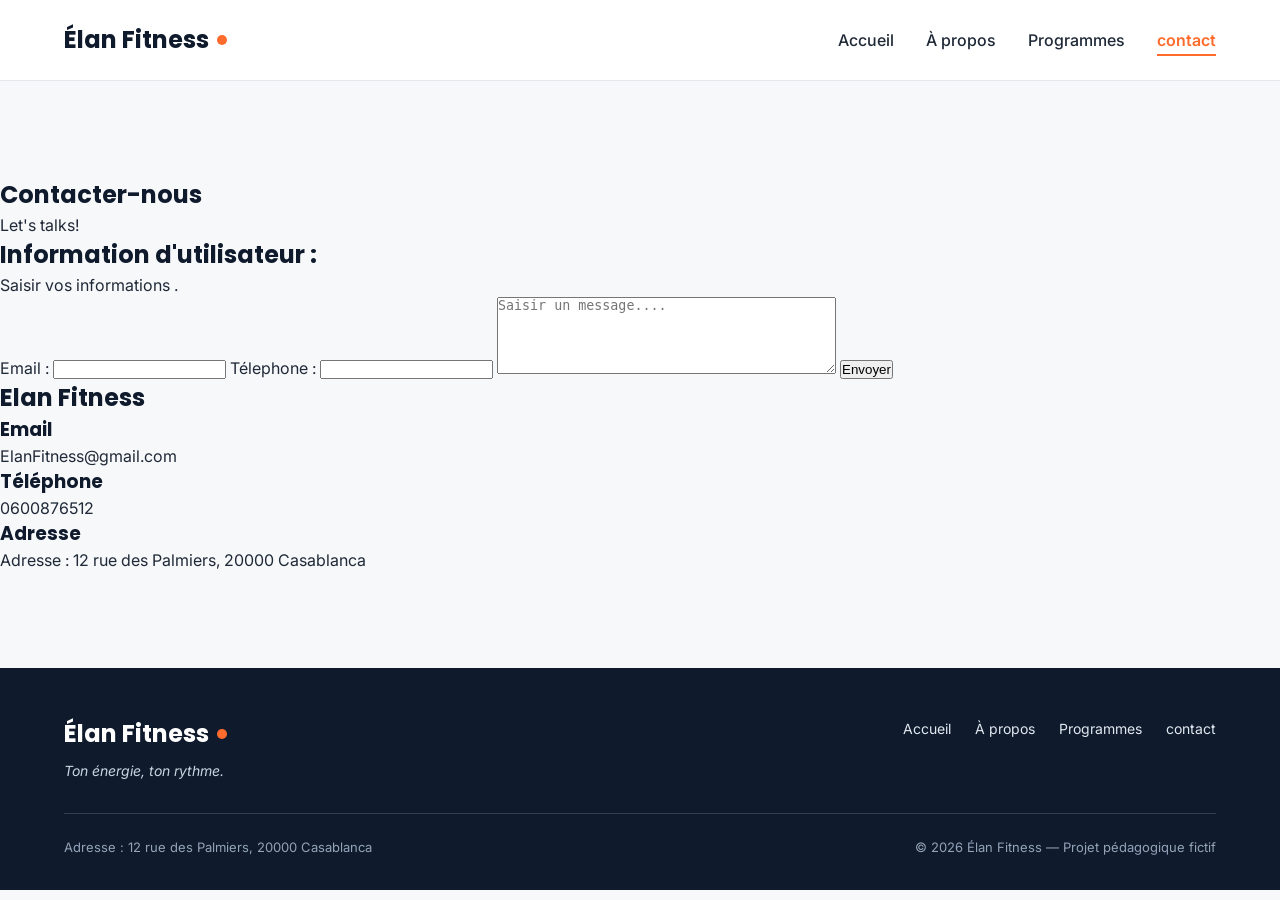
<file: contact-us.html>
<!DOCTYPE html>
<html lang="fr">
<head>
  <meta charset="UTF-8">
  <meta name="viewport" content="width=device-width, initial-scale=1">
  <meta name="description" content="Élan Fitness, salle de sport à Casablanca : musculation, yoga, cardio et boxe fitness avec des coachs diplômés. Réservez votre cours d'essai gratuit.">
  <title>Élan Fitness | Salle de sport à Casablanca</title>

  <!-- Polices Google : Poppins (titres) et Inter (textes) -->
  <link rel="preconnect" href="https://fonts.googleapis.com">
  <link rel="preconnect" href="https://fonts.gstatic.com" crossorigin>
  <link href="https://fonts.googleapis.com/css2?family=Inter:wght@400;500;600&family=Poppins:wght@600;700;800&display=swap" rel="stylesheet">

  <!-- Notre feuille de style -->
  <link rel="stylesheet" href="style.css">
</head>

<body>

  <!-- =========================================================
       EN-TÊTE : logo + menu (le même sur toutes les pages)
       ========================================================= -->
  <header class="en-tete">
    <div class="conteneur en-tete-contenu">
      <a href="index.html" class="logo">Élan Fitness</a>

      <nav aria-label="Navigation principale">
        <ul class="menu">
          <li><a href="index.html" >Accueil</a></li>
          <li><a href="a-propos.html">À propos</a></li>
          <li><a href="programmes.html">Programmes</a></li>
          <li><a href="contact-us.html" class="lien-actif">contact</a></li>
        </ul>
      </nav>
    </div>
  </header>

  <main>

<!-- ================== PAGE3 CONTACTER NOUS =========================  -->
<section id="contact" class="section">
<div class="cnt">
    <div class="cont">
        <h1>Contacter-nous</h1>
        <p>Let's talks!</p>
    </div>
    <div class="infos-ut">
        <h2>Information d'utilisateur : </h2>
        <p>Saisir vos informations .</p>
        <label for="email">Email :</label>
        <input type="email" id="email" required>
        <label for="tel">Télephone :</label>
        <input type="tel" id="tel" required>
        <textarea id="mssg" name="mssg" rows="5" cols="40" placeholder="Saisir un message...." required></textarea>
        <button type="submit">Envoyer</button>
    </div>
    <div class="nos-infos">
        <h2>Elan Fitness</h2>

        <h3>Email </h3> 
        <p>ElanFitness@gmail.com</p>

        <h3>Téléphone </h3>
        <p>0600876512</p>

        <h3>Adresse</h3>
        <p>Adresse : 12 rue des Palmiers, 20000 Casablanca</p>
    </div>
</div>
</section>

     <!-- =========================================================
       PIED DE PAGE (le même sur toutes les pages)
       ========================================================= -->
  <footer class="pied-de-page">
    <div class="conteneur">

      <div class="pied-haut">
        <div>
          <p class="logo logo-clair">Élan Fitness</p>
          <p class="slogan">Ton énergie, ton rythme.</p>
        </div>

        <nav aria-label="Navigation du pied de page">
          <ul class="menu menu-pied">
            <li><a href="index.html" >Accueil</a></li>
            <li><a href="a-propos.html">À propos</a></li>
            <li><a href="programmes.html">Programmes</a></li>
             <li><a href="contact-us.html">contact</a></li>
          </ul>
        </nav>
      </div>

      <div class="pied-bas">
        <p>Adresse : 12 rue des Palmiers, 20000 Casablanca</p>
        <p>&copy; 2026 Élan Fitness — Projet pédagogique fictif</p>
      </div>

    </div>
  </footer>

</body>
</html>
</file>
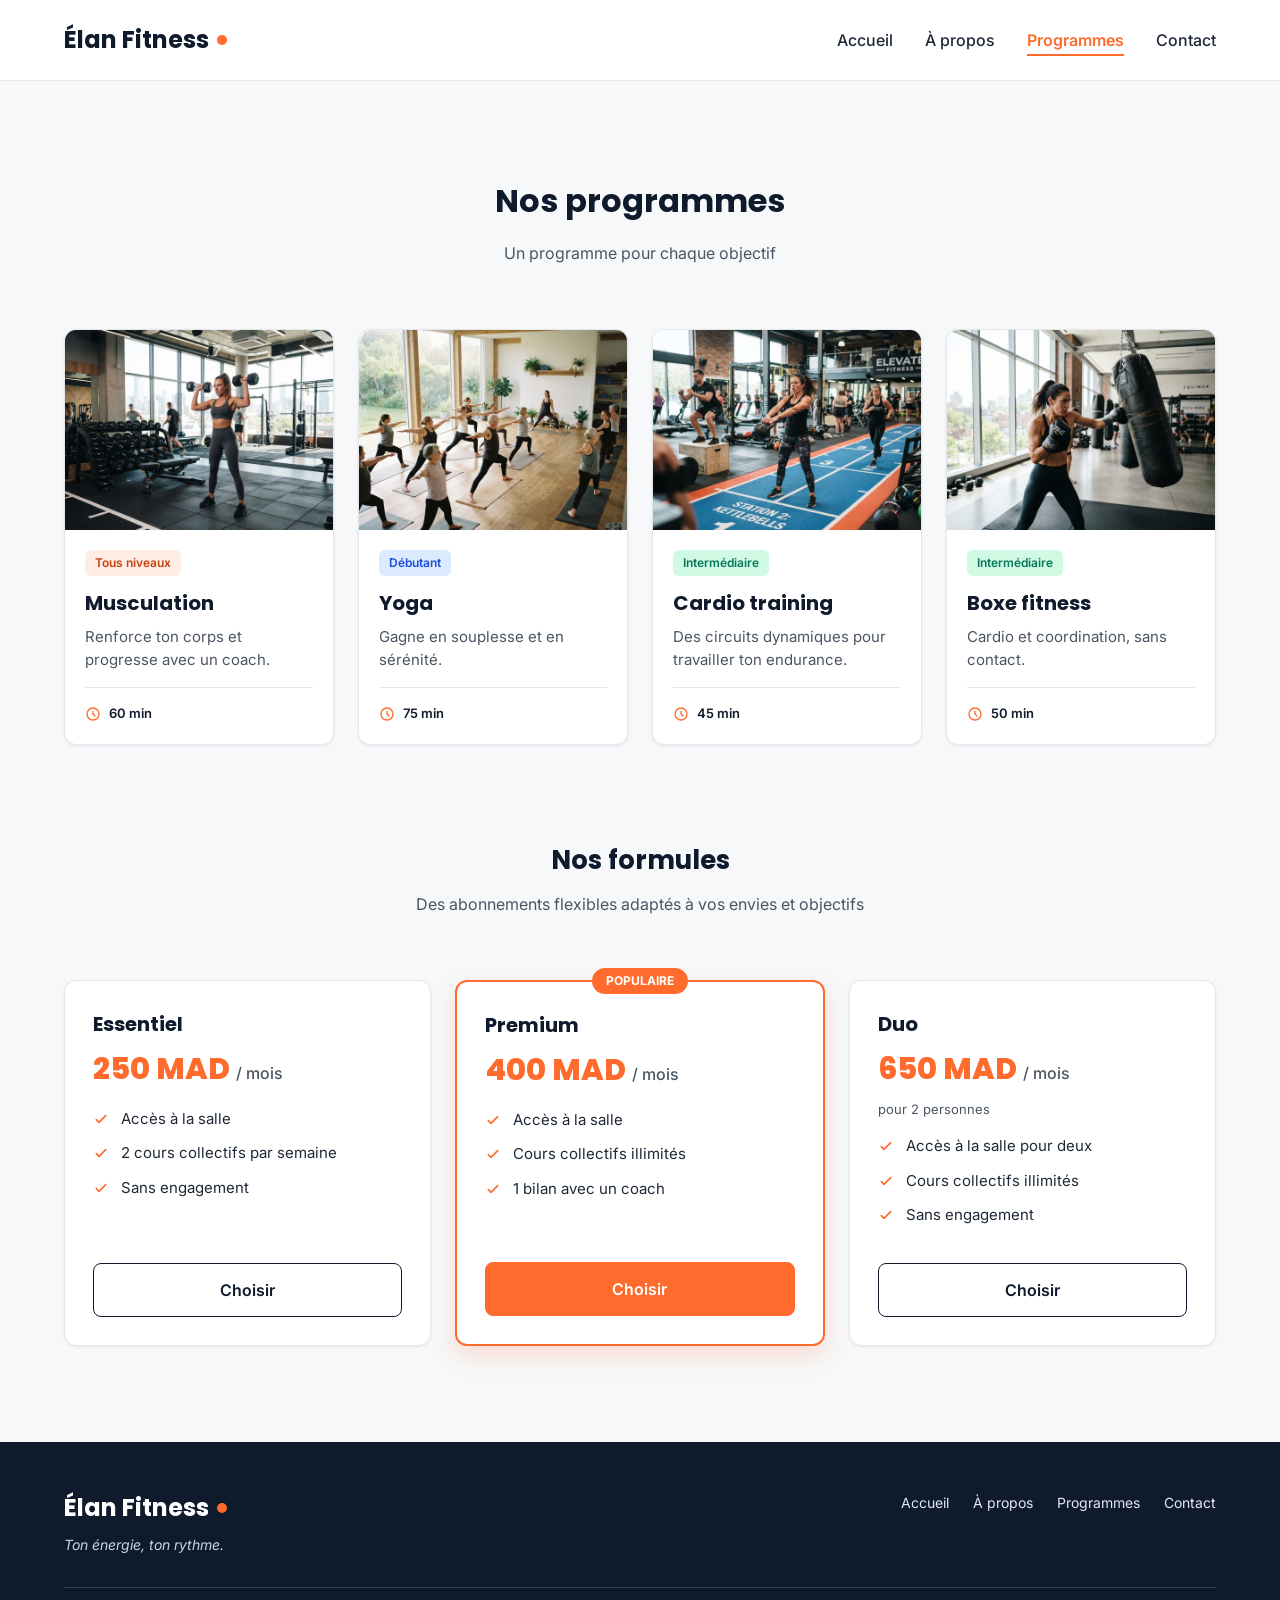
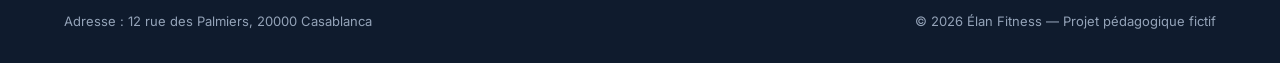
<file: programmes.html>
<!DOCTYPE html>
<html lang="fr">

<head>
    <meta charset="UTF-8">
    <meta name="viewport" content="width=device-width, initial-scale=1">
    <meta name="description"
        content="Élan Fitness, salle de sport à Casablanca : musculation, yoga, cardio et boxe fitness avec des coachs diplômés. Réservez votre cours d'essai gratuit.">
    <title>Élan Fitness | Salle de sport à Casablanca</title>

    <link rel="preconnect" href="https://fonts.googleapis.com">
    <link rel="preconnect" href="https://fonts.gstatic.com" crossorigin>
    <link
        href="https://fonts.googleapis.com/css2?family=Inter:wght@400;500;600&family=Poppins:wght@600;700;800&display=swap"
        rel="stylesheet">

    <link rel="stylesheet" href="style.css">
</head>

<body>

    <header class="en-tete">
        <div class="conteneur en-tete-contenu">
            <a href="index.html" class="logo">Élan Fitness</a>

            <nav aria-label="Navigation principale">
                <ul class="menu">
                    <li><a href="index.html">Accueil</a></li>
                    <li><a href="about.html">À propos</a></li>
                    <li><a href="programmes.html" class="lien-actif">Programmes</a></li>
                    <li><a href="contact.html">Contact</a></li>
                </ul>
            </nav>
        </div>
    </header>

    <main>

    <section id="programmes" class="section">
        <div class="conteneur">
    
            <div class="section-titre">
                <h2>Nos programmes</h2>
                <p>Un programme pour chaque objectif</p>
            </div>
    
            <div class="cartes">
    
                <article class="carte carte-programme">
                    <img src="img/musculation.jpg" alt="Une sportive soulève des haltères dans l'espace musculation">
                    <div class="programme-corps">
                        <span class="etiquette etiquette-orange">Tous niveaux</span>
                        <h3>Musculation</h3>
                        <p>Renforce ton corps et progresse avec un coach.</p>
                        <p class="duree"><img src="img/icone-duree.svg" alt="">60 min</p>
                    </div>
                </article>
    
                <article class="carte carte-programme">
                    <img src="img/yoga.jpg" alt="Un groupe pratique le yoga sur des tapis dans une salle lumineuse">
                    <div class="programme-corps">
                        <span class="etiquette etiquette-bleue">Débutant</span>
                        <h3>Yoga</h3>
                        <p>Gagne en souplesse et en sérénité.</p>
                        <p class="duree"><img src="img/icone-duree.svg" alt="">75 min</p>
                    </div>
                </article>
    
                <article class="carte carte-programme">
                    <img src="img/cardio.jpg" alt="Des sportifs suivent un circuit de cardio training avec des kettlebells">
                    <div class="programme-corps">
                        <span class="etiquette etiquette-verte">Intermédiaire</span>
                        <h3>Cardio training</h3>
                        <p>Des circuits dynamiques pour travailler ton endurance.</p>
                        <p class="duree"><img src="img/icone-duree.svg" alt="">45 min</p>
                    </div>
                </article>
    
                <article class="carte carte-programme">
                    <img src="img/boxe.jpg" alt="Une sportive frappe un sac de frappe pendant un cours de boxe fitness">
                    <div class="programme-corps">
                        <span class="etiquette etiquette-verte">Intermédiaire</span>
                        <h3>Boxe fitness</h3>
                        <p>Cardio et coordination, sans contact.</p>
                        <p class="duree"><img src="img/icone-duree.svg" alt="">50 min</p>
                    </div>
                </article>
    
            </div>
    
            <div class="formules">
    
                <div class="section-titre">
                    <h3>Nos formules</h3>
                    <p>Des abonnements flexibles adaptés à vos envies et objectifs</p>
                </div>
    
                <div class="cartes">
    
                    <article class="carte formule">
                        <h4>Essentiel</h4>
                        <p class="prix">250 MAD <span>/ mois</span></p>
                        <ul class="formule-liste">
                            <li>Accès à la salle</li>
                            <li>2 cours collectifs par semaine</li>
                            <li>Sans engagement</li>
                        </ul>
                        <a href="#contact" class="bouton bouton-secondaire">Choisir</a>
                    </article>
    
                    <article class="carte formule formule-populaire">
                        <p class="badge-populaire">Populaire</p>
                        <h4>Premium</h4>
                        <p class="prix">400 MAD <span>/ mois</span></p>
                        <ul class="formule-liste">
                            <li>Accès à la salle</li>
                            <li>Cours collectifs illimités</li>
                            <li>1 bilan avec un coach</li>
                        </ul>
                        <a href="#contact" class="bouton bouton-principal">Choisir</a>
                    </article>
    
                    <article class="carte formule">
                        <h4>Duo</h4>
                        <p class="prix">650 MAD <span>/ mois</span></p>
                        <p class="prix-note">pour 2 personnes</p>
                        <ul class="formule-liste">
                            <li>Accès à la salle pour deux</li>
                            <li>Cours collectifs illimités</li>
                            <li>Sans engagement</li>
                        </ul>
                        <a href="#contact" class="bouton bouton-secondaire">Choisir</a>
                    </article>
    
                </div>
            </div>
    
        </div>
    </section>
    </main>

    <footer class="pied-de-page">
        <div class="conteneur">
            <div class="pied-haut">
                <div>
                    <p class="logo logo-clair">Élan Fitness</p>
                    <p class="slogan">Ton énergie, ton rythme.</p>
                </div>

                <nav aria-label="Navigation du pied de page">
                    <ul class="menu menu-pied">
                        <li><a href="index.html">Accueil</a></li>
                        <li><a href="about.html">À propos</a></li>
                        <li><a href="programmes.html">Programmes</a></li>
                        <li><a href="contact.html">Contact</a></li>
                    </ul>
                </nav>
            </div>

            <div class="pied-bas">
                <p>Adresse : 12 rue des Palmiers, 20000 Casablanca</p>
                <p>&copy; 2026 Élan Fitness — Projet pédagogique fictif</p>
            </div>
        </div>
    </footer>

</body>

</html>
</file>
<file: style.css>
* {
    box-sizing: border-box;
    margin: 0;
    padding: 0;
}

html {
    scroll-behavior: smooth;
}

body {
    font-family: 'Inter', Arial, sans-serif;
    font-size: 16px;
    line-height: 1.5;
    color: #1F2937;
    background-color: #F7F8FA;
}

h1,
h2,
h3,
h4 {
    font-family: 'Poppins', Arial, sans-serif;
    color: #0F1B2D;
}

a {
    color: inherit;
    text-decoration: none;
}

ul {
    list-style: none;
}

img {
    display: block;
    max-width: 100%;
}

a:focus-visible,
button:focus-visible {
    outline: 3px solid #FF6B2C;
    outline-offset: 2px;
}

.conteneur {
    width: 100%;
    max-width: 1200px;
    margin: 0 auto;
    padding: 0 24px;
}

.section {
    padding: 96px 0;
}

.section-blanche {
    background-color: #FFFFFF;
    border-top: 1px solid #E5E7EB;
    border-bottom: 1px solid #E5E7EB;
}

.section-titre {
    max-width: 640px;
    margin: 0 auto 64px;
    text-align: center;
}

.section-titre h2 {
    font-size: 32px;
    margin-bottom: 16px;
}

.section-titre h3 {
    font-size: 26px;
    margin-bottom: 12px;
}

.section-titre p {
    color: #4B5563;
}

.sur-titre {
    font-size: 14px;
    font-weight: 600;
    color: #FF6B2C;
    text-transform: uppercase;
    letter-spacing: 1px;
    margin-bottom: 12px;
}

.bouton {
    display: inline-block;
    padding: 14px 28px;
    border-radius: 8px;
    font-size: 16px;
    font-weight: 600;
    text-align: center;
    cursor: pointer;
}

.bouton-principal {
    background-color: #FF6B2C;
    border: 1px solid #FF6B2C;
    color: #FFFFFF;
}

.bouton-principal:hover {
    background-color: #F05817;
}

.bouton-secondaire {
    background-color: #FFFFFF;
    border: 1px solid #0F1B2D;
    color: #0F1B2D;
}

.bouton-secondaire:hover {
    background-color: #F3F4F6;
}

.cartes {
    display: flex;
    gap: 24px;
}

.carte {
    flex: 1;
    background-color: #FFFFFF;
    border: 1px solid #E5E7EB;
    border-radius: 12px;
    box-shadow: 0 1px 3px rgba(15, 27, 45, 0.08);
}

.icone {
    width: 48px;
    height: 48px;
    background-color: #FFF0EA;
    border-radius: 8px;
    display: flex;
    align-items: center;
    justify-content: center;
}

.icone img {
    width: 24px;
    height: 24px;
}

.icone-petite {
    width: 32px;
    height: 32px;
    border-radius: 50%;
}

.icone-petite img {
    width: 16px;
    height: 16px;
}

.en-tete {
    position: sticky;
    top: 0;
    z-index: 10;
    background-color: #FFFFFF;
    border-bottom: 1px solid #E5E7EB;
}

.en-tete-contenu {
    height: 80px;
    display: flex;
    align-items: center;
    justify-content: space-between;
}

.logo {
    display: flex;
    align-items: center;
    font-family: 'Poppins', Arial, sans-serif;
    font-size: 24px;
    font-weight: 700;
    color: #0F1B2D;
}

.logo::after {
    content: "";
    width: 10px;
    height: 10px;
    margin-left: 8px;
    background-color: #FF6B2C;
    border-radius: 50%;
}

.menu {
    display: flex;
    gap: 32px;
}

.menu a {
    font-weight: 500;
    padding-bottom: 4px;
    border-bottom: 2px solid transparent;
}

.menu a:hover {
    color: #FF6B2C;
}

.menu .lien-actif {
    color: #FF6B2C;
    font-weight: 600;
    border-bottom-color: #FF6B2C;
}

.carte-programme {
    display: flex;
    flex-direction: column;
    overflow: hidden;
}

.carte-programme>img {
    width: 100%;
    height: 200px;
    object-fit: cover;
}

.programme-corps {
    flex: 1;
    display: flex;
    flex-direction: column;
    padding: 20px;
}

.programme-corps h3 {
    font-size: 20px;
    margin-bottom: 8px;
}

.programme-corps p {
    font-size: 15px;
    color: #4B5563;
}

.etiquette {
    align-self: flex-start;
    padding: 4px 10px;
    margin-bottom: 12px;
    border-radius: 6px;
    font-size: 12px;
    font-weight: 600;
}

.etiquette-orange {
    background-color: #FFEDE5;
    color: #C2410C;
}

.etiquette-bleue {
    background-color: #DBEAFE;
    color: #1D4ED8;
}

.etiquette-verte {
    background-color: #D1FAE5;
    color: #047857;
}

.programme-corps .duree {
    display: flex;
    align-items: center;
    gap: 8px;
    margin-top: auto;
    padding-top: 16px;
    border-top: 1px solid #E5E7EB;
    font-size: 13px;
    font-weight: 600;
    color: #0F1B2D;
}

.programme-corps h3+p {
    margin-bottom: 16px;
}

.duree img {
    width: 16px;
    height: 16px;
}

.formules {
    margin-top: 96px;
}

.formule {
    position: relative;
    display: flex;
    flex-direction: column;
    padding: 28px;
}

.formule h4 {
    font-size: 20px;
}

.prix {
    margin: 8px 0 16px;
    font-family: 'Poppins', Arial, sans-serif;
    font-size: 30px;
    font-weight: 800;
    color: #FF6B2C;
}

.prix span {
    font-family: 'Inter', Arial, sans-serif;
    font-size: 16px;
    font-weight: 500;
    color: #4B5563;
}

.prix-note {
    margin: -8px 0 16px;
    font-size: 13px;
    color: #4B5563;
}

.formule-liste {
    flex: 1;
    margin-bottom: 24px;
}

.formule-liste li {
    padding-left: 28px;
    margin-bottom: 12px;
    font-size: 15px;
    background-image: url('img/icone-check.svg');
    background-repeat: no-repeat;
    background-position: left center;
    background-size: 16px;
}

.formule .bouton {
    display: block;
}

.formule-populaire {
    border: 2px solid #FF6B2C;
    box-shadow: 0 10px 25px rgba(255, 107, 44, 0.2);
}

.badge-populaire {
    position: absolute;
    top: -14px;
    left: 50%;
    transform: translateX(-50%);
    padding: 4px 14px;
    background-color: #FF6B2C;
    border-radius: 999px;
    font-size: 12px;
    font-weight: 700;
    text-transform: uppercase;
    color: #FFFFFF;
}

.pied-de-page {
    padding: 48px 0 32px;
    background-color: #0F1B2D;
    color: #FFFFFF;
}

.pied-haut {
    display: flex;
    justify-content: space-between;
    align-items: flex-start;
    padding-bottom: 32px;
    border-bottom: 1px solid rgba(255, 255, 255, 0.15);
}

.logo-clair {
    color: #FFFFFF;
}

.slogan {
    margin-top: 8px;
    font-size: 14px;
    font-style: italic;
    color: #CBD5E1;
}

.menu-pied {
    gap: 24px;
}

.menu-pied a {
    font-size: 14px;
    font-weight: 400;
    color: #E2E8F0;
}

.pied-bas {
    display: flex;
    justify-content: space-between;
    margin-top: 24px;
    font-size: 13px;
    color: #94A3B8;
}
</file>
